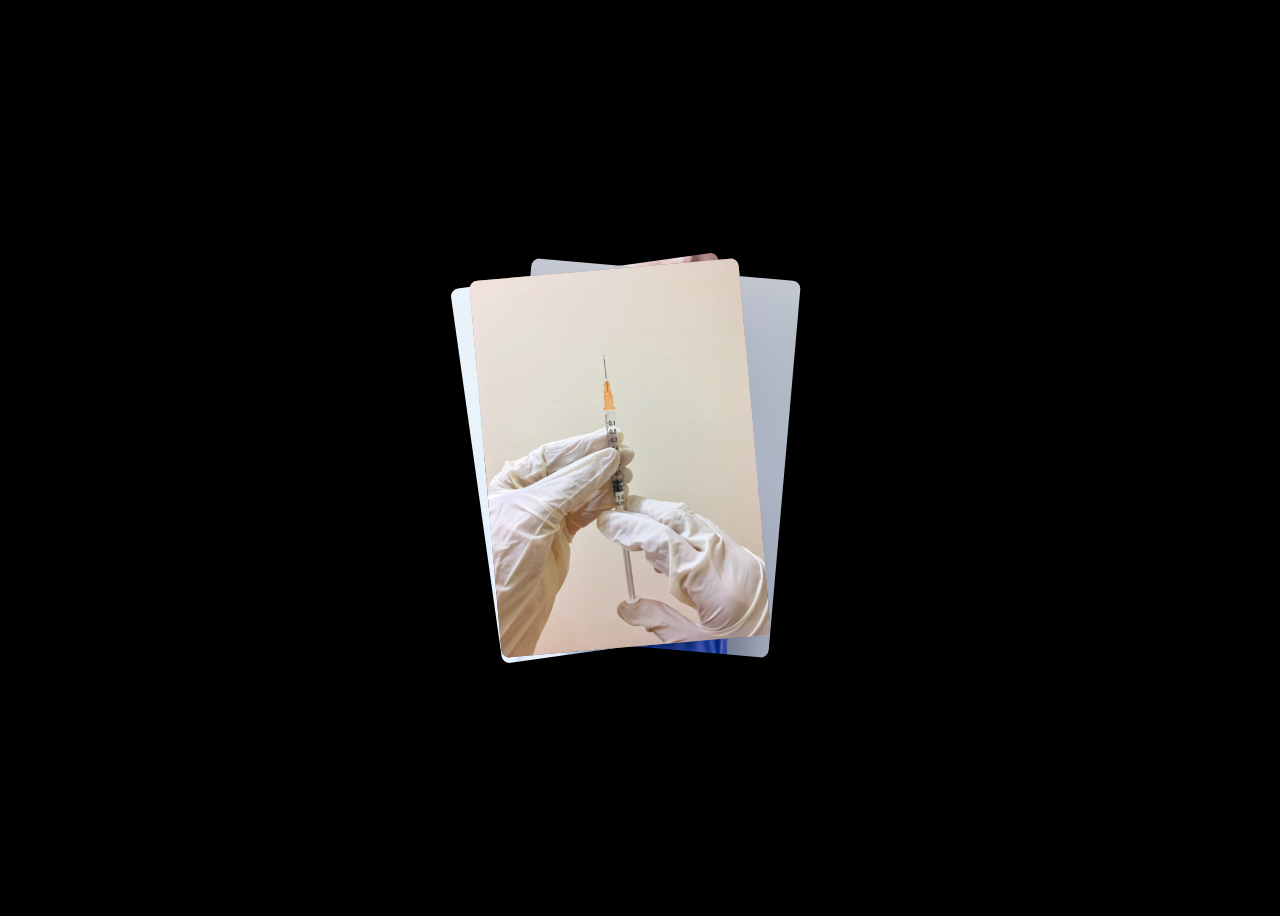
<file: Animated card deck/index.html>
<!DOCTYPE html>
<html lang="en">
<head>
    <meta charset="UTF-8">
    <meta http-equiv="X-UA-Compatible" content="IE=edge">
    <meta name="viewport" content="width=device-width, initial-scale=1.0">
    <link rel="stylesheet" href="style.css">
    <title>Animated Card Deck</title>
</head>
<body>

    <div class="card-group">
        <div class="lil-card card"></div>
        <div class="big-card card"></div>
        <div class="lil-card card"></div>
        <div class="big-card card"></div>
        <div class="lil-card card"></div>
        <div class="big-card card"></div>
        <div class="lil-card card"></div>
        <div class="big-card card"></div>
    </div>


</body>
</html>
</file>
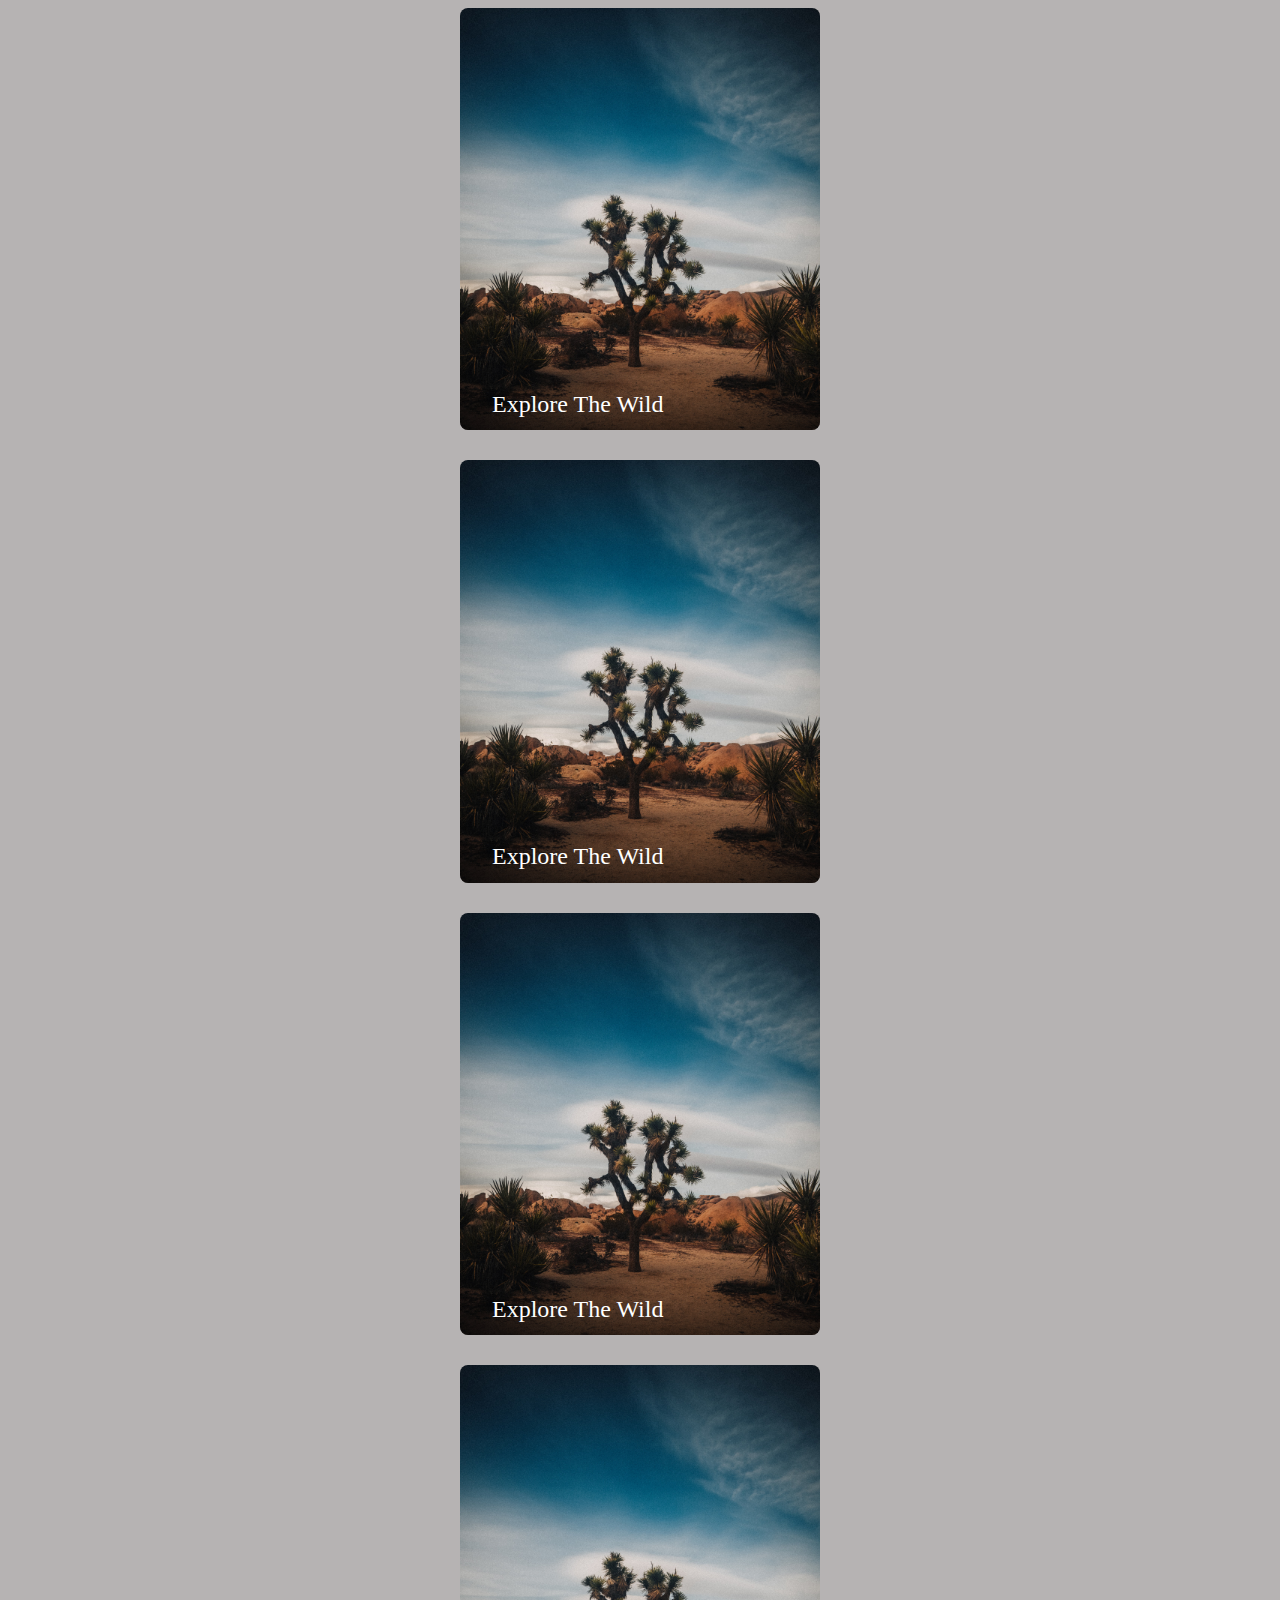
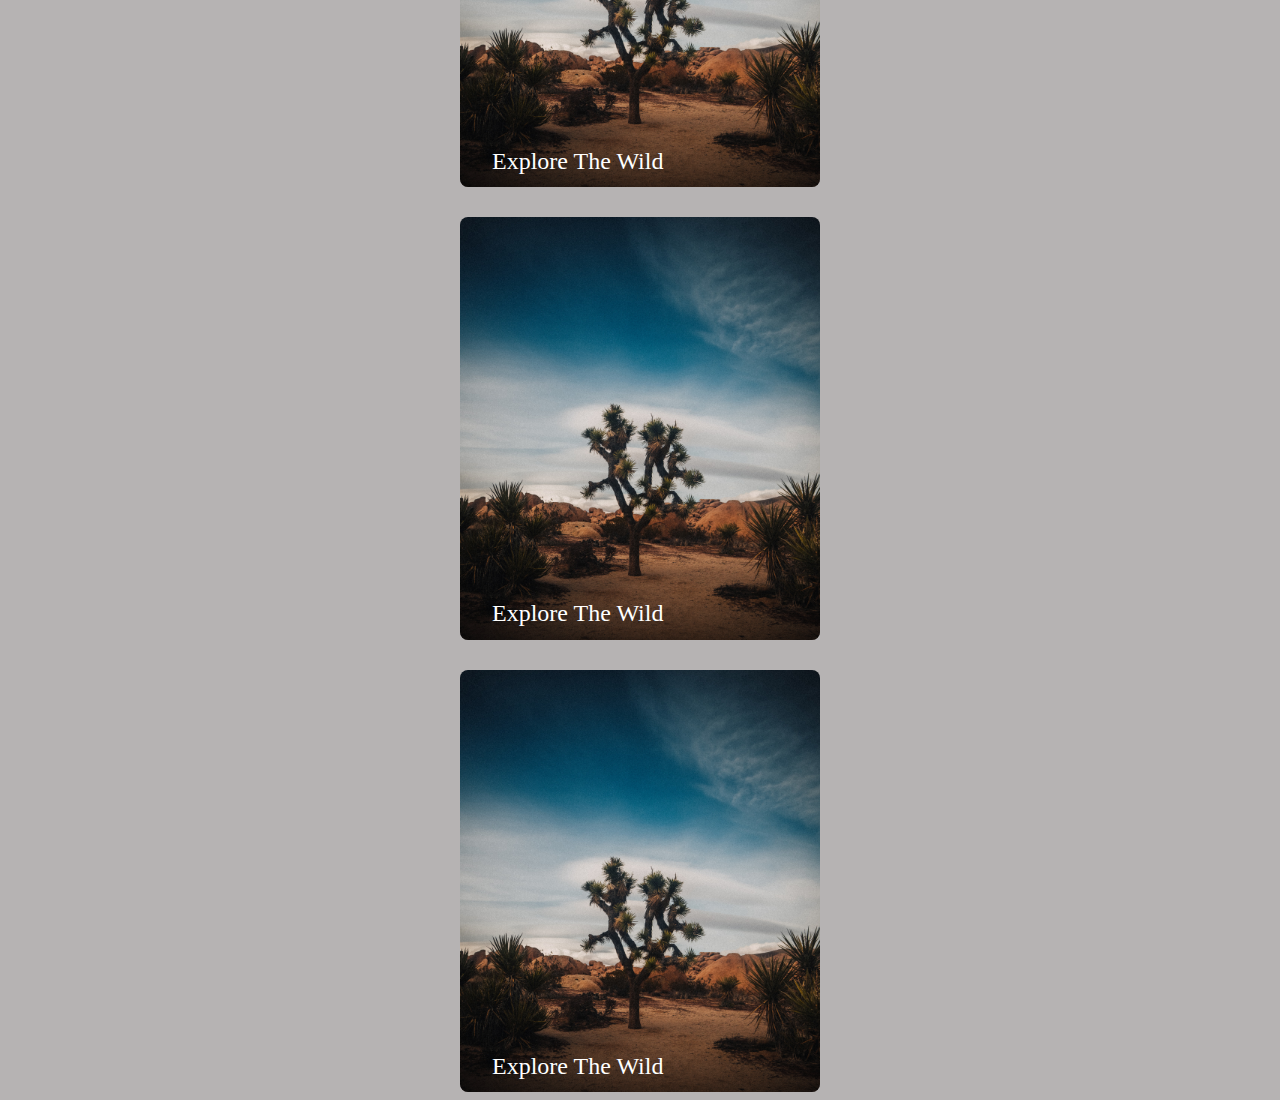
<file: Animated Card Grid/index.html>
<!DOCTYPE html>
<html lang="en">
<head>
    <meta charset="UTF-8">
    <meta http-equiv="X-UA-Compatible" content="IE=edge">
    <meta name="viewport" content="width=device-width, initial-scale=1.0">
    <title>Card with Animated Cover</title>

    <link rel="stylesheet" href="style.css">
</head>
<body>
    
    <div class="card-grid">

        <div class="card">
            <div class="card-content">
                <div class="card-title">
                    Explore The Wild
                </div>
                <div class="card-body">
                    Lorem ipsum dolor, sit amet consectetur adipisicing elit. Necessitatibus vero possimus sed blanditiis minus sapiente laborum explicabo temporibus repellendus.
                </div>
                <a class="button" href="#">Learn more</a>
                
            </div>
        </div>

        <div class="card">
            <div class="card-content">
                <div class="card-title">
                    Explore The Wild
                </div>
                <div class="card-body">
                    Lorem ipsum dolor, sit amet consectetur adipisicing elit. Necessitatibus vero possimus sed blanditiis minus sapiente laborum explicabo temporibus repellendus.
                </div>
                <a class="button" href="#">Learn more</a>
                
            </div>
        </div>

        <div class="card">
            <div class="card-content">
                <div class="card-title">
                    Explore The Wild
                </div>
                <div class="card-body">
                    Lorem ipsum dolor, sit amet consectetur adipisicing elit. Necessitatibus vero possimus sed blanditiis minus sapiente laborum explicabo temporibus repellendus.
                </div>
                <a class="button" href="#">Learn more</a>
                
            </div>
        </div>

        <div class="card">
            <div class="card-content">
                <div class="card-title">
                    Explore The Wild
                </div>
                <div class="card-body">
                    Lorem ipsum dolor, sit amet consectetur adipisicing elit. Necessitatibus vero possimus sed blanditiis minus sapiente laborum explicabo temporibus repellendus.
                </div>
                <a class="button" href="#">Learn more</a>
                
            </div>
        </div>

        <div class="card">
            <div class="card-content">
                <div class="card-title">
                    Explore The Wild
                </div>
                <div class="card-body">
                    Lorem ipsum dolor, sit amet consectetur adipisicing elit. Necessitatibus vero possimus sed blanditiis minus sapiente laborum explicabo temporibus repellendus.
                </div>
                <a class="button" href="#">Learn more</a>
                
            </div>
        </div>

        <div class="card">
            <div class="card-content">
                <div class="card-title">
                    Explore The Wild
                </div>
                <div class="card-body">
                    Lorem ipsum dolor, sit amet consectetur adipisicing elit. Necessitatibus vero possimus sed blanditiis minus sapiente laborum explicabo temporibus repellendus.
                </div>
                <a class="button" href="#">Learn more</a>
                
            </div>
        </div>
    </div>

</body>
</html>
</file>
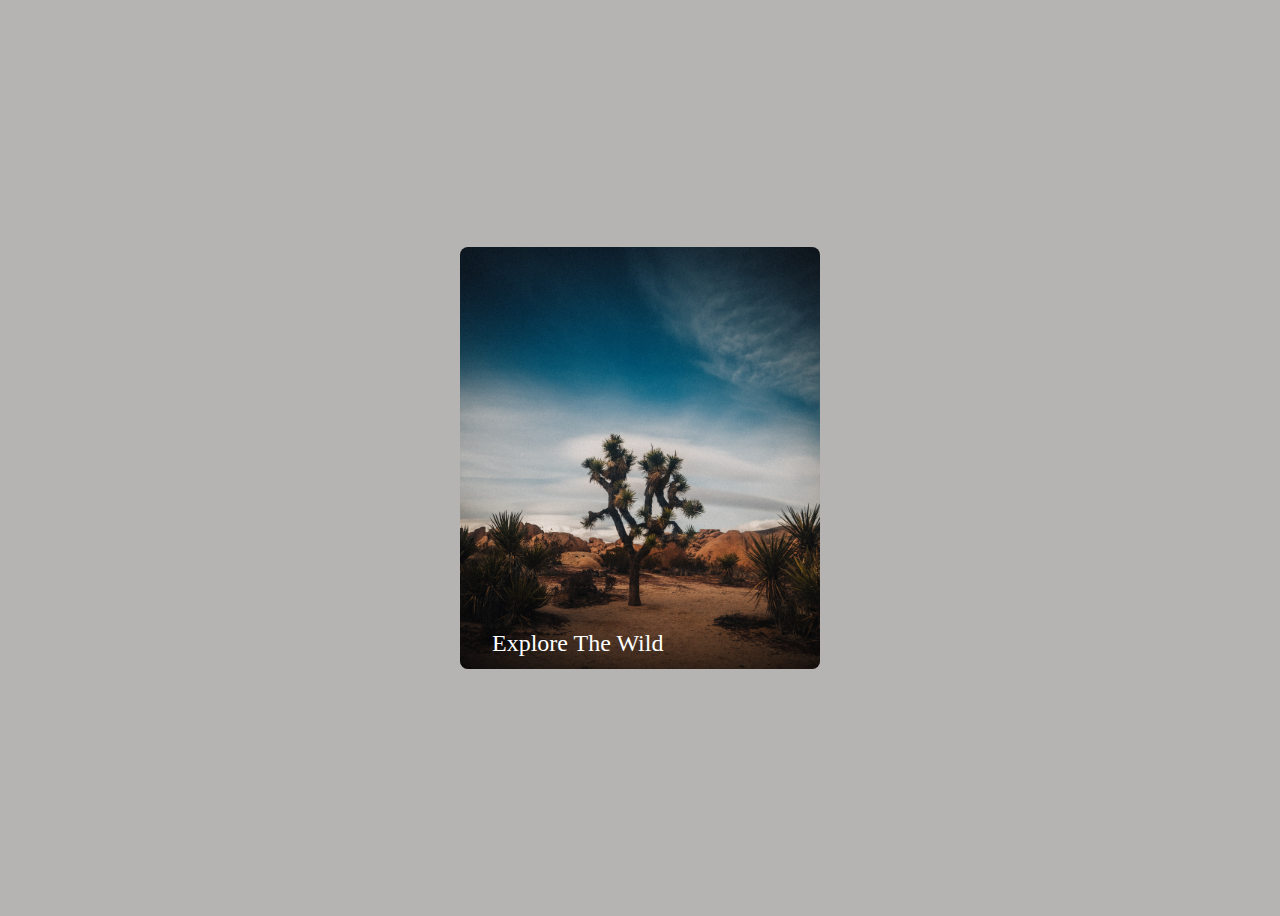
<file: Animated Hover Card/index.html>
<!DOCTYPE html>
<html lang="en">
<head>
    <meta charset="UTF-8">
    <meta http-equiv="X-UA-Compatible" content="IE=edge">
    <meta name="viewport" content="width=device-width, initial-scale=1.0">
    <title>Card with Animated Cover</title>

    <link rel="stylesheet" href="style.css">
</head>
<body>
    
    <div class="card">
        <div class="card-content">
            <div class="card-title">
                Explore The Wild
            </div>
            <div class="card-body">
                Lorem ipsum dolor, sit amet consectetur adipisicing elit. Necessitatibus vero possimus sed blanditiis minus sapiente laborum explicabo temporibus repellendus.
            </div>
            <a class="button" href="#">Learn more</a>
            
        </div>
    </div>

</body>
</html>
</file>
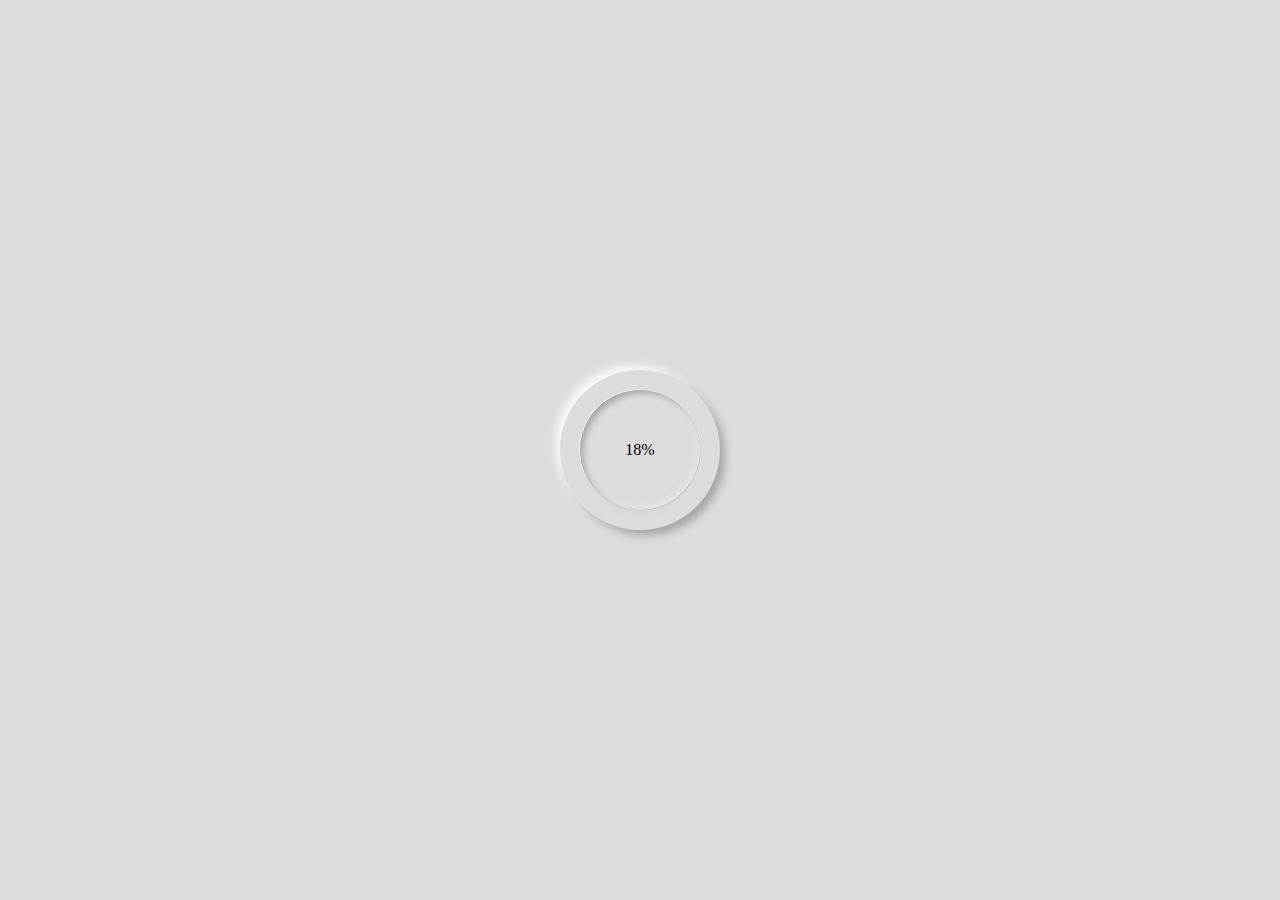
<file: Circular Progress bar/index.html>
<!DOCTYPE html>
<html lang="en">
<head>
    <meta charset="UTF-8">
    <meta http-equiv="X-UA-Compatible" content="IE=edge">
    <meta name="viewport" content="width=device-width, initial-scale=1.0">
    <title>Circular Progress Bar</title>
    <link rel="stylesheet" href="style.css">
</head>
<body>
    
    <div class="progress-container">
        <div class="outer">
            <div class="inner">
                <div id="number">
                    
                </div>
            </div>
        </div>
        <svg class="progress-bar"xmlns="http://www.w3.org/2000/svg" version="1.1" width="160px" height="160px">
            <defs>
               <linearGradient id="GradientColor">
                  <stop offset="0%" stop-color="#e91e63" />
                  <stop offset="100%" stop-color="#673ab7" />
               </linearGradient>
            </defs>
            <circle cx="80" cy="80" r="70" stroke-linecap="round" />
        </svg>
    </div>   

       
    

    <script src="index.js"></script>
</body>
</html>
</file>
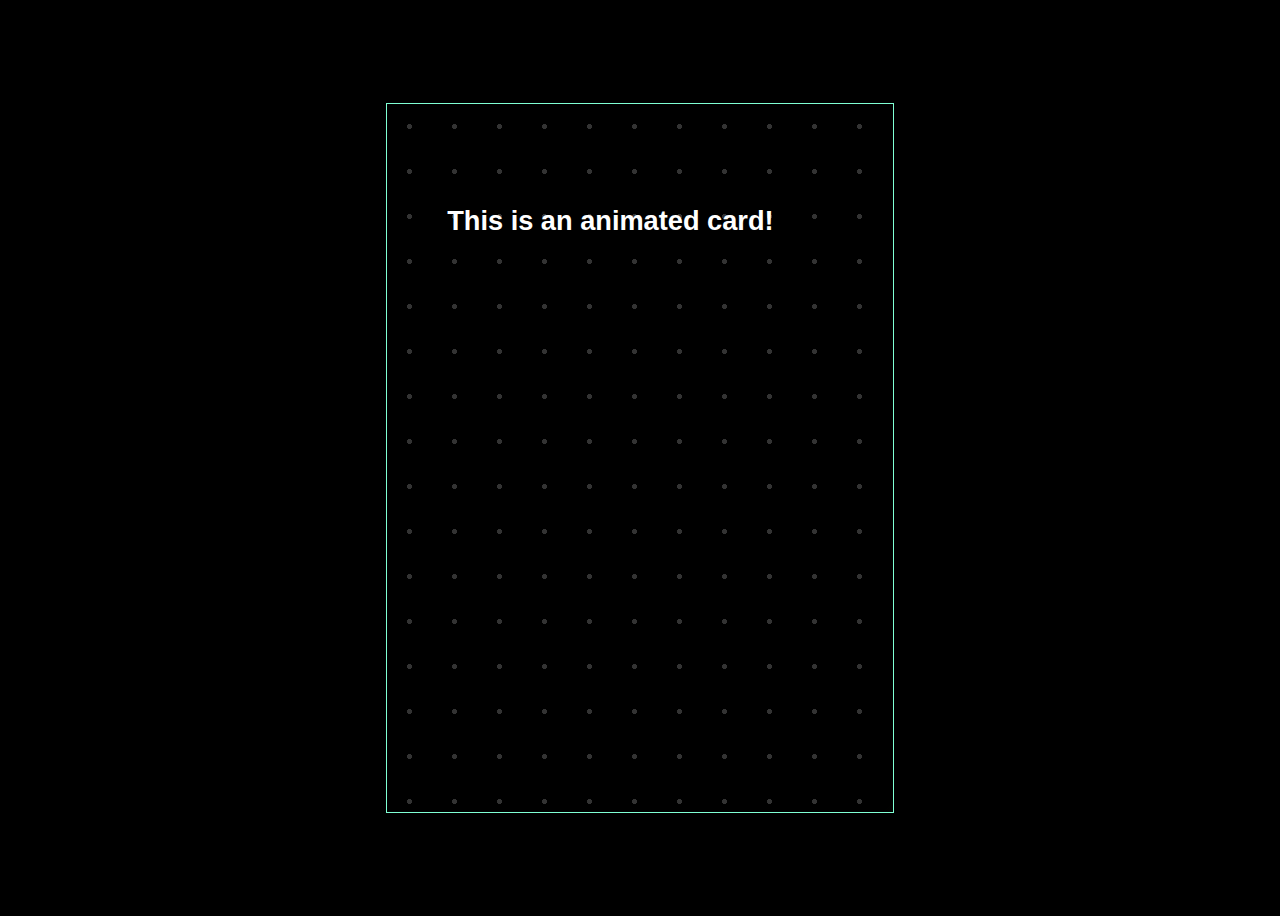
<file: Gradient Card/index.html>
<!DOCTYPE html>
<html lang="en">
<head>
    <meta charset="UTF-8">
    <meta http-equiv="X-UA-Compatible" content="IE=edge">
    <meta name="viewport" content="width=device-width, initial-scale=1.0">
    <title>Gradient Card</title>
    <link rel="stylesheet" href="style.css">
</head>
<body>
    <div class="card">
        <div class="card-content">
            <h1 class="card-title">This is an animated card!</h1>
            <h2 class="card-subtitle">Lorem ipsum dolor sit, amet consectetur. </h2>
            
        </div>
    </div>
</body>
</html>
</file>
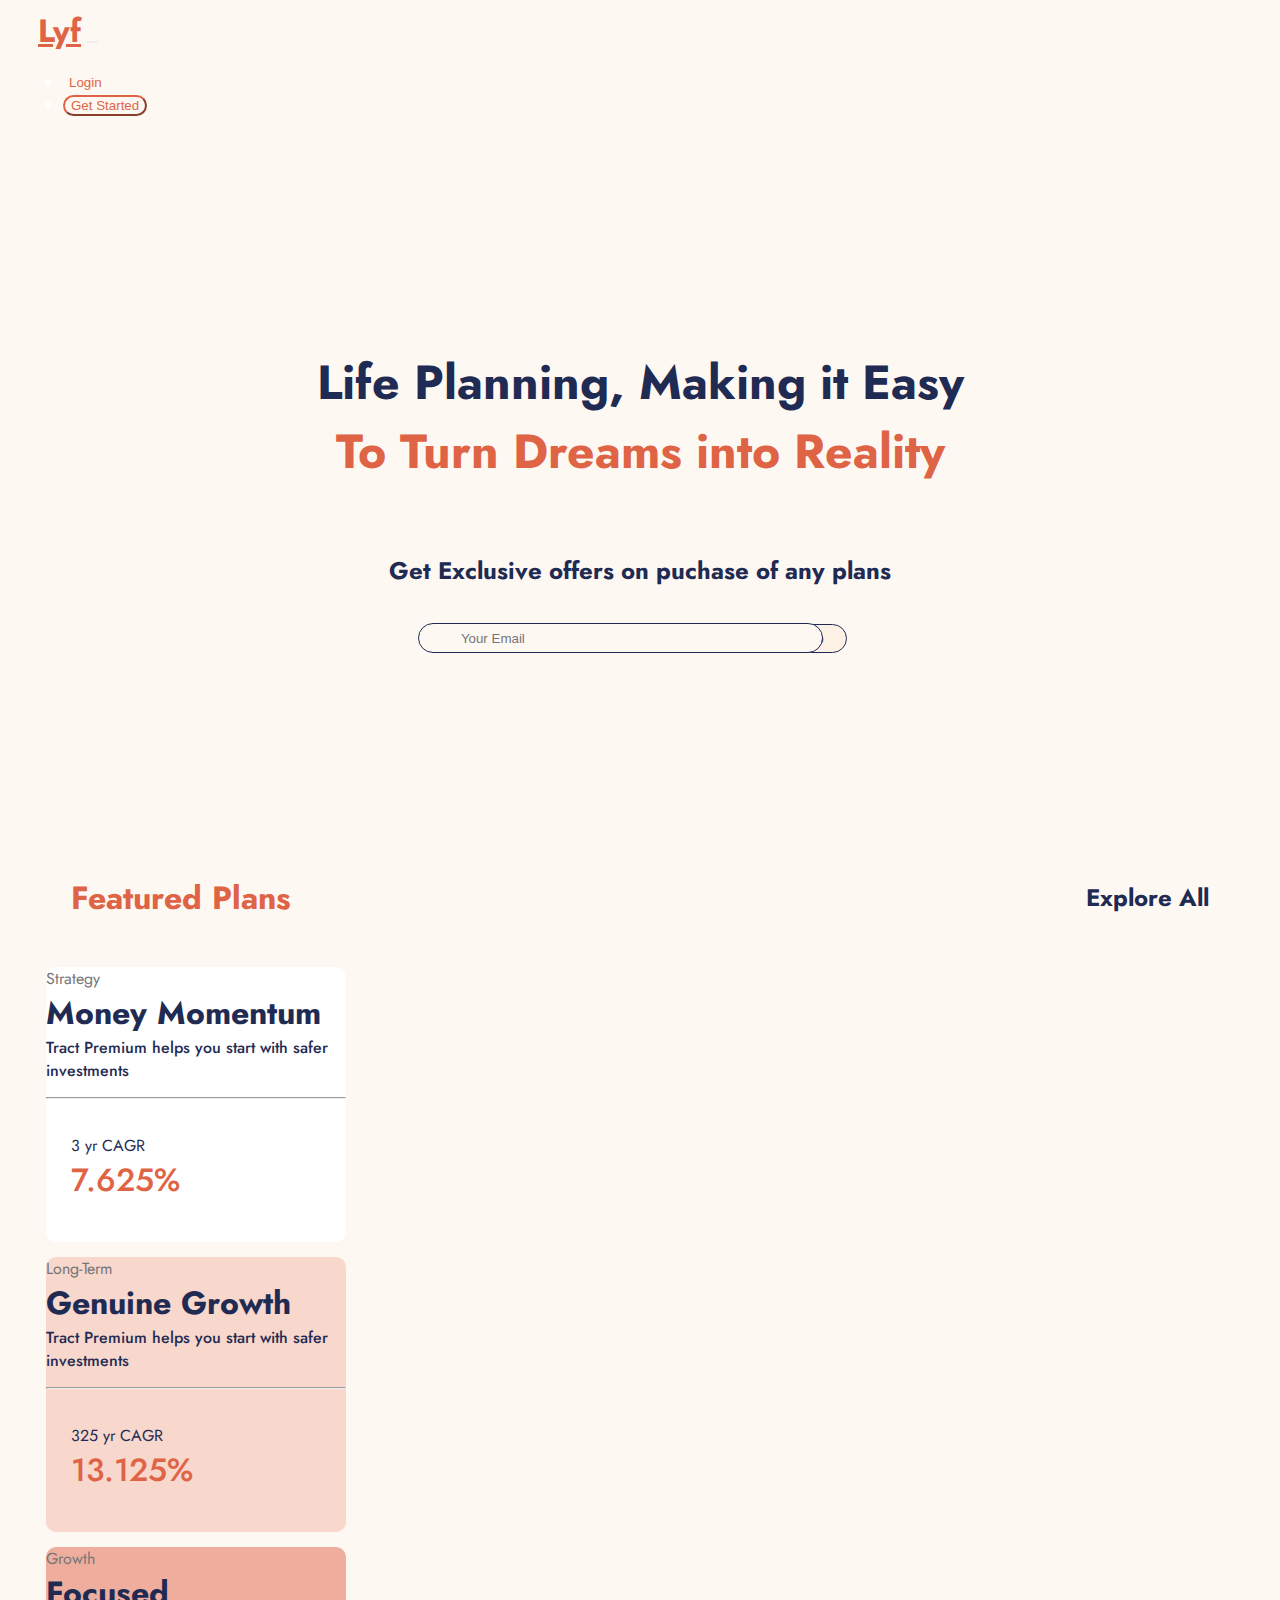
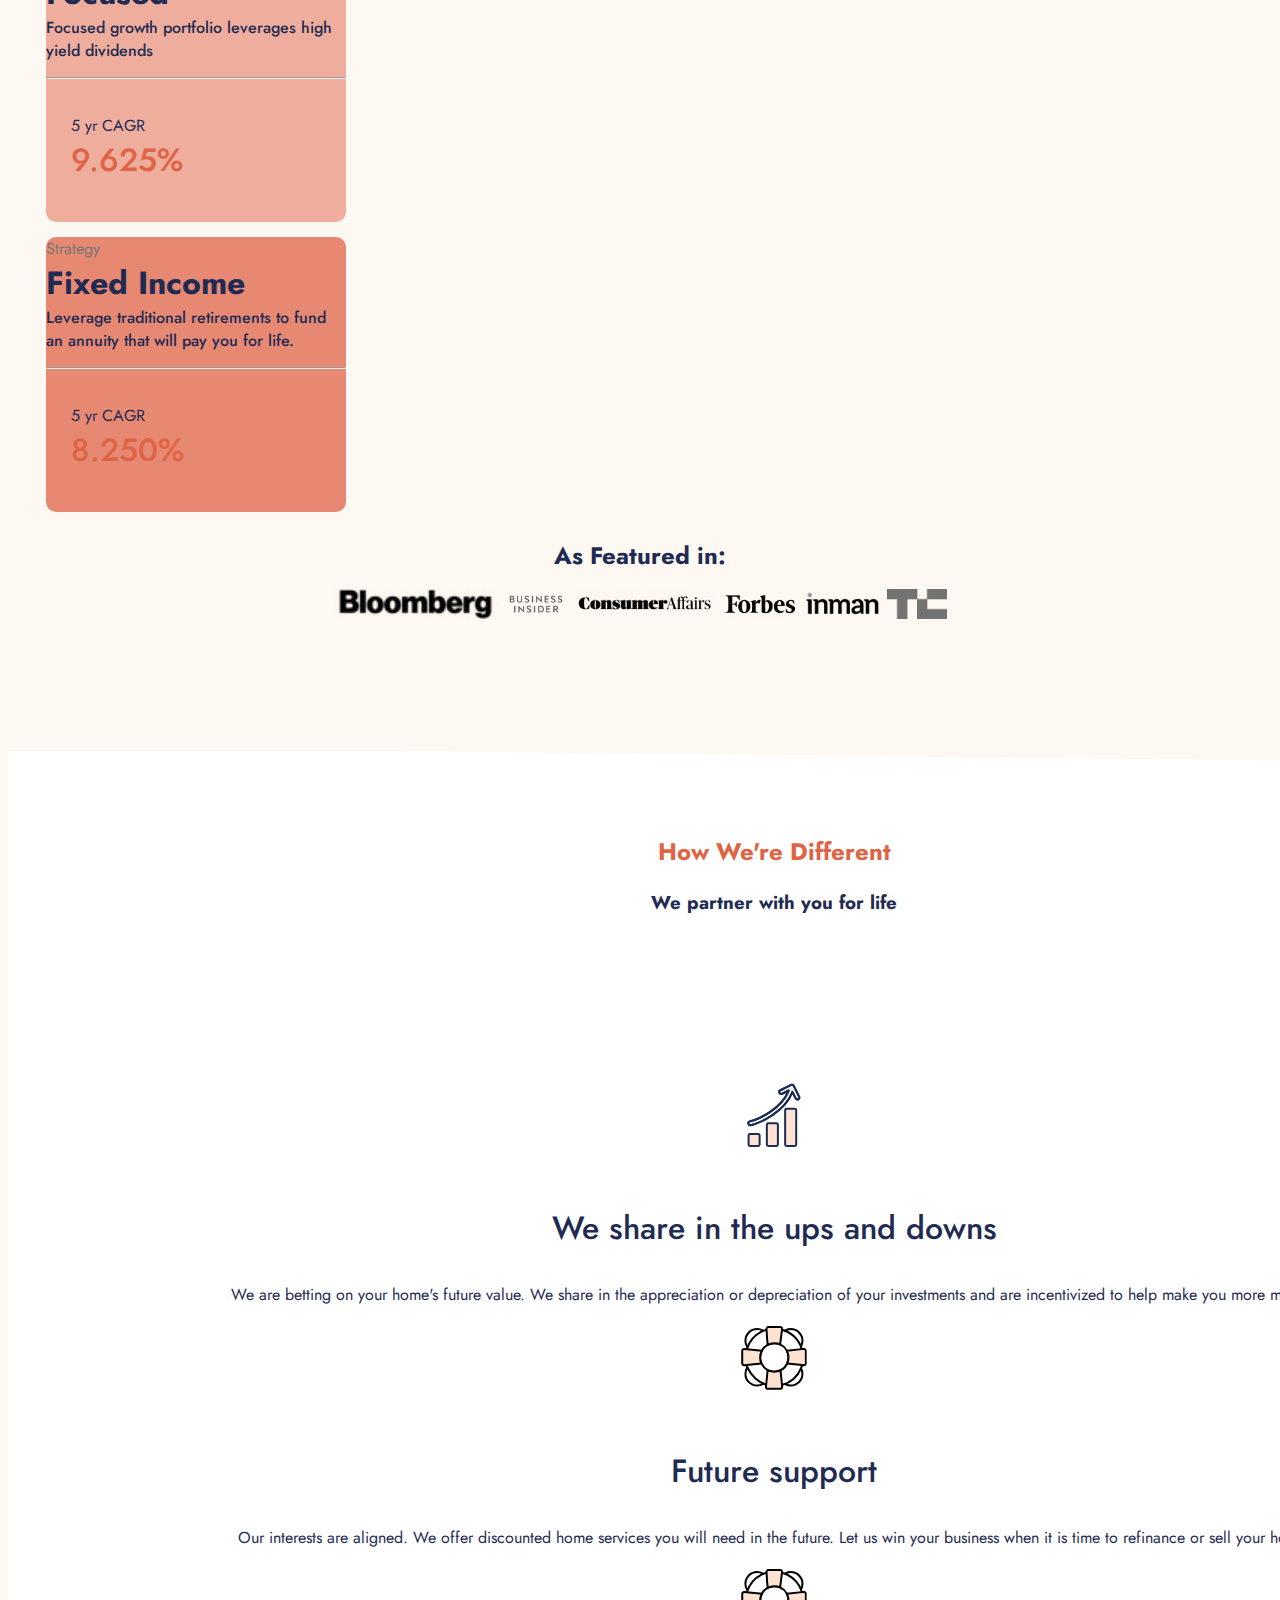
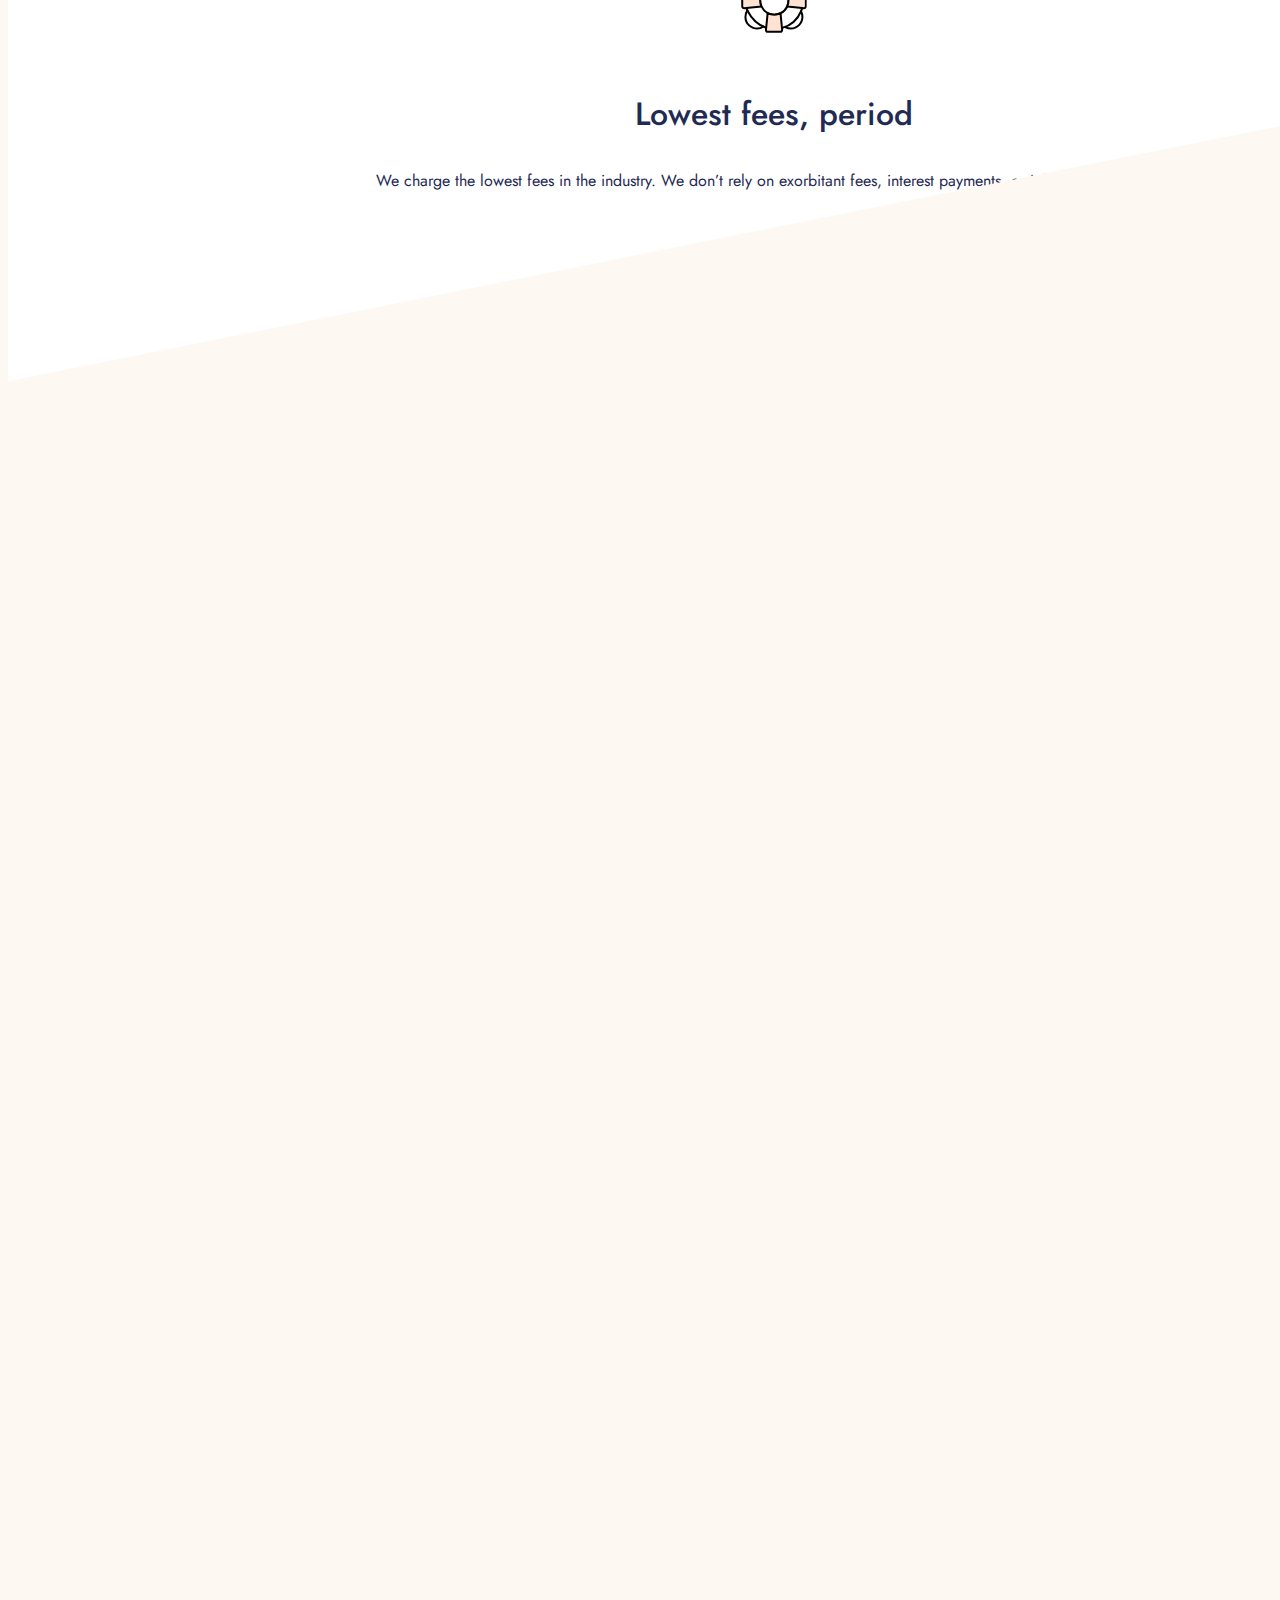
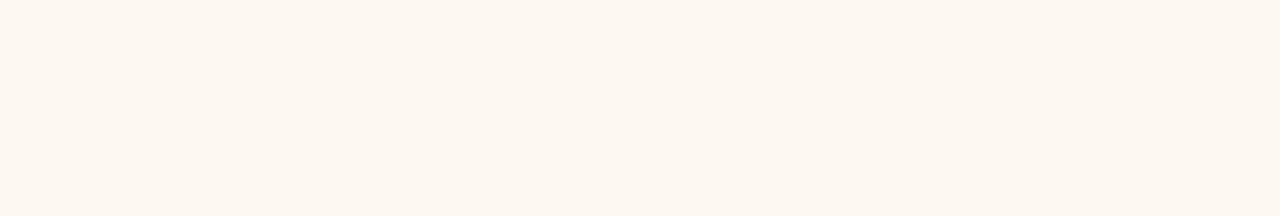
<file: LyfSite/index.html>
<!DOCTYPE html>
<html lang="en">
<head>
    <meta charset="UTF-8">
    <meta http-equiv="X-UA-Compatible" content="IE=edge">
    <meta name="viewport" content="width=device-width, initial-scale=1.0">

    <!-- Google Fonts -->
    <link rel="preconnect" href="https://fonts.googleapis.com">
    <link rel="preconnect" href="https://fonts.gstatic.com" crossorigin>
    <link href="https://fonts.googleapis.com/css2?family=Jost:wght@300;400;500;600;700;900&family=Roboto:wght@400;500;700;900&display=swap" rel="stylesheet">
    <!-- fontAwesome -->
    <link rel="stylesheet" href="https://use.fontawesome.com/releases/v5.15.4/css/all.css" integrity="sha384-DyZ88mC6Up2uqS4h/KRgHuoeGwBcD4Ng9SiP4dIRy0EXTlnuz47vAwmeGwVChigm" crossorigin="anonymous"/>
    <!-- Bootstrap -->
    <link href="https://cdn.jsdelivr.net/npm/bootstrap@5.3.0-alpha3/dist/css/bootstrap.min.css" rel="stylesheet" integrity="sha384-KK94CHFLLe+nY2dmCWGMq91rCGa5gtU4mk92HdvYe+M/SXH301p5ILy+dN9+nJOZ" crossorigin="anonymous">
    <script src="https://cdn.jsdelivr.net/npm/bootstrap@5.3.0-alpha3/dist/js/bootstrap.bundle.min.js" integrity="sha384-ENjdO4Dr2bkBIFxQpeoTz1HIcje39Wm4jDKdf19U8gI4ddQ3GYNS7NTKfAdVQSZe" crossorigin="anonymous"></script>

    <!-- Styles -->
    <link rel="stylesheet" href="styles.css">
    <title>Lyf Insurance</title>
</head>
<body>
    
    <!-- Navbar -->
    <section class="navbar-section">
        <div class="navbar navbar-expand-lg">
            <a href="#" class="navbar-brand">Lyf</a>
            <button class="navbar-toggler" type="button" data-bs-toggle="collapse" data-bs-target="#navbarSupportedContent" aria-controls="navbarSupportedContent" aria-expanded="false" aria-label="Toggle navigation">
                <i class="toggler fas fa-bars"></i>
            </button>
            <div class="collapse navbar-collapse justify-content-end text-align-right m-2" id="navbarSupportedContent">
                <ul class="navbar-nav">
                    <li class="nav-item">
                        <button class="btn btn-outline-dark login">Login</button>
                    </li>
                    <li class="nav-item">
                        <button class="btn btn-dark get-started">Get Started</button>
                    </li>
                </ul>
            </div>
        </div>
    </section>
    <!-- Title Section  -->
    <section class="title-section">
        <h1 class="headline">
            <span class="top-heading">Life Planning, Making it Easy</span> To Turn Dreams into Reality
        </h1>
        <h2 class="title-cta">
            Get Exclusive offers on puchase of any plans
        </h2>

        <div class="email-signup">
            <div class="input">
                <div class="input-wrapper">
                    <input class="email-input" type="text" placeholder="Your Email">
                    <i class="far fa-paper-plane input-img" style="color: #df6446;"></i>
                </div>
                <button class="sign-up-btn get-started">
                    Sign Up
                </button>
            </div>
            
        </div>


    </section>
<!-- Featured Plans Section -->
    <section class="featured">
        <div class="featured-header">
            <h1 class="featured-headline">Featured Plans</h1>
            <a href="#" class="featured-cta">Explore All</a>
        </div>
        <div class="plans row g-3">
            <div class="plan col-lg-2 col-md-2 m-2">
                <div class="plan-header">
                    <div class="tag">Strategy</div>
                    <div class="plan-headline">Money Momentum</div>
                    <div class="plan-summary">Tract Premium helps you start with safer investments</div>
                </div>
                    <hr>
                <div class="plan-footer">
                    <div class="plan-footer-left">
                        <div class="plan-period">3 yr CAGR</div>
                        <div class="plan-interest">7.625%</div>
                    </div>
                    <a href="#"><i class="plan-button fas fa-arrow-right"></i></a>
                </div>
            </div>

            <div class="plan col-lg-2 col-md-2 m-2" id="plan-two">
                <div class="plan-header">
                    <div class="tag">Long-Term</div>
                    <div class="plan-headline">Genuine Growth</div>
                    <div class="plan-summary">Tract Premium helps you start with safer investments</div>
                </div>
                    <hr>
                <div class="plan-footer">
                    <div class="plan-footer-left">
                        <div class="plan-period">325 yr CAGR</div>
                        <div class="plan-interest">13.125%</div>
                    </div>
                    <a href="#"><i class="plan-button fas fa-arrow-right"></i></a>
                </div>
            </div>

            <div class="plan col-lg-2 col-md-2 m-2" id="plan-three">
                <div class="plan-header">
                    <div class="tag">Growth</div>
                    <div class="plan-headline">Focused</div>
                    <div class="plan-summary">Focused growth portfolio leverages high yield dividends</div>
                </div>
                    <hr>
                <div class="plan-footer">
                    <div class="plan-footer-left">
                        <div class="plan-period">5 yr CAGR</div>
                        <div class="plan-interest">9.625%</div>
                    </div>
                    <a href="#"><i class="plan-button fas fa-arrow-right"></i></a>
                </div>
            </div>

            <div class="plan col-lg-2 col-md-2 m-2" id="plan-four">
                <div class="plan-header">
                    <div class="tag">Strategy</div>
                    <div class="plan-headline">Fixed Income</div>
                    <div class="plan-summary">Leverage traditional retirements to fund an annuity that will pay you for life.</div>
                </div>
                    <hr>
                <div class="plan-footer">
                    <div class="plan-footer-left">
                        <div class="plan-period">5 yr CAGR</div>
                        <div class="plan-interest">8.250%</div>
                    </div>
                    <a href="#"><i class="plan-button fas fa-arrow-right"></i></a>
                </div>
            </div>
        </div>
    </section>

    <section class="row about-us">
        <h1 class="about-headline">As Featured in:</h1>
        <div class="col-lg-12 about-featured">
            <img src="images/bloomberg.png" alt="" class="">
            <img src="images/business-insider.png" alt="" class="">
            <img src="images/consumer-affairs.png" alt="" class="">
            <img src="images/forbes.png" alt="" class="">
            <img src="images/inman.png" alt="" class="">
            <img src="images/techcrunch.png" alt="" class="">
        </div>
    </section>

<!-- What we do Section-->

    <section class="what-we-do">
        <div class="what-heading">
            <h2 class="what-header">How We're Different</h2>
            <h3 class="what-body">We partner with you for life</h3>
        </div>

        <div class="what row">
            <div class="col-lg-4 m-auto">
                <div class="what-image">
                    <img src="images/charts_1.svg" alt="">
                    <p class="image-caption">We share in the ups and downs</p>
                </div>
                <div class="what-explanation">
                    We are betting on your home's future value. We share in the appreciation or depreciation of your investments and are incentivized to help make you more money.
                </div>
            </div>

            <div class="col-lg-4">
                <div class="what-image">
                    <img src="images/help.svg" alt="">
                    <p class="image-caption">Future support</p>
                </div>
                <div class="what-explanation">
                    Our interests are aligned. We offer discounted home services you will need in the future. Let us win your business when it is time to refinance or sell your home.
                </div>
            </div>

            <div class="reasons col-lg-4">
                <div class="what-image">
                    <img src="images/help.svg" alt="">
                    <p class="image-caption">Lowest fees, period</p>
                </div>
                <div class="what-explanation">
                    We charge the lowest fees in the industry. We don’t rely on exorbitant fees, interest payments, or inflexible timeframes.
                </div>
            </div>


        </div>
    </section>
</body>
</html>
</file>
<file: Animated card deck/style.css>
body {
    background-color: #000;
    height: 100vh;
    display: grid;
    place-items: center;


}

.card-group,
.card {
    aspect-ratio: 5/7;
    
}

.card-group,
.big-card {
    width: 30vmin;
}

.card-group {
    position: absolute;
}

.card { 
    position: absolute;
    background-position: center;
    background-size: cover;
    transition: transform 800ms cubic-bezier(.05,.43,.25,.95);
}

.big-card {
    border-radius: .5em;
}

.lil-card {
    width: 12vmin;
    border-radius: 2vmin;
    left: 50%;
    top: 50%;
    transform: translate(-50%, -50%);
    box-shadow: -1vmin 1vmin 2vmin rgba(0, 0, 0, 0.25);
}


.big-card:nth-child(2) {
    background-image: url(./images/1.jpg);
    transform: translateX(-30px) rotate(-8deg);
}

.big-card:nth-child(4) {
    background-image: url(./images/2.jpg);
    transform: translateX(10px) rotate(5deg);
}

.big-card:nth-child(6) {
    background-image: url(./images/3.jpg);
    transform: translateX(-20px) rotate(-5deg);
}

.big-card:nth-child(8) {
    background-image: url(./images/4.jpg);
    transform: translateX(-20px) rotate(-5deg);
}

.lil-card:nth-child(1) {
    background-image: url(./images/5.jpg);
}

.lil-card:nth-child(3) {
    background-image: url(./images/6.jpg);
}

.lil-card:nth-child(5) {
    background-image: url(./images/7.jpg);
}

.lil-card:nth-child(7) {
    background-image: url(./images/8.jpg);
}

.card-group:hover .big-card:nth-child(2) {
    transform: translate(-80%, 5%) rotate(-18deg);
}

.card-group:hover .big-card:nth-child(4) {
    transform: translate(-20%, -5%) rotate(-4deg);
    
}

.card-group:hover .big-card:nth-child(6) {
    transform: translate(38%, -4%) rotate(8deg);
}

.card-group:hover .big-card:nth-child(8) {
    transform: translate(80%, 5%) rotate(18deg);
}

.card-group:hover .lil-card:nth-child(1) {
    transform: translate(-310%, 150%) rotate(18deg);
}

.card-group:hover .lil-card:nth-child(3) {
    transform: translate(180%, 150%) rotate(-25deg);
}

.card-group:hover .lil-card:nth-child(5) {
    transform: translate(230%, -200%) rotate(-18deg);
}

.card-group:hover .lil-card:nth-child(7) {
    transform: translate(-310%, -220%) rotate(18deg);
}
</file>
<file: Animated Card Grid/style.css>
* {
    box-sizing: border-box;
}
body {
    display: grid;
    background-color: rgb(182, 179, 179);
    place-items: center;
    min-height: 100vh;
    line-height: 1.6;
}

a {
    text-decoration: none;
    color: rgb(235, 20, 20);
}

.card-grid {
    display: grid;
    grid-template-columns: repeat(auto-fill, minmax(45ch, 1fr));
    gap: 30px;
    
}

.card {
    background-image: url(images/hunter-so-9UXhyIpqkX8-unsplash\ \(1\).jpg);
    background-size: cover;
    color: white;
    max-width: 45ch;
    padding: 10rem 0 0;
    border-radius: 8px;
    overflow: hidden;
    transition: transform 500ms ease;
}

.card:hover {
    transform: scale(1.1);
}


.card-content {
    --padding: 2em;
    padding: var(--padding);
    text-align: left;
    background: linear-gradient(hsl(0 0% 0% / 0),
     hsl(0 0% 0% / .8), hsl(0 0% 0% / 1));
     transform: translateY(185px);
     transition: transform 500ms ease;
     transition-delay: 500ms;
}

.card:hover .card-content {
    transform: translateX(0);
}
.card-title {
    position: relative;
    font-size: 1.5rem;
    width: max-content;

}

.card-title::after {
    content: "";
    position: absolute;
    height: 4px;
    width: calc(100% + var(--padding));
    background-color: deepskyblue;
    bottom: 0;
    left: calc(var(--padding) * -1);
    transform: scaleX(0);
    transition: transform 500ms ease;
    transform-origin: left;

}

.card:hover .card-title::after {
    transform: scaleX(1);
}

.card-body {
    padding: .5em;

}

.button {
    cursor: pointer;
    display: inline-block;
    color: black;
    background-color: deepskyblue;
    padding: .5em 1.25em;
    border-radius: .25em;
}

.button:hover, .button:focus {
    background-color: white;
}
</file>
<file: Animated Hover Card/style.css>
* {
    box-sizing: border-box;
}
body {
    display: grid;
    background-color: rgb(182, 179, 179);
    place-items: center;
    min-height: 100vh;
    line-height: 1.6;
}

a {
    text-decoration: none;
    color: rgb(235, 20, 20);
}

.card {
    background-image: url(images/hunter-so-9UXhyIpqkX8-unsplash\ \(1\).jpg);
    background-size: cover;
    color: white;
    max-width: 45ch;
    padding: 10rem 0 0;
    border-radius: 8px;
    overflow: hidden;
    transition: transform 500ms ease;
}

.card:hover {
    transform: scale(1.1);
}


.card-content {
    --padding: 2em;
    padding: var(--padding);
    text-align: left;
    background: linear-gradient(hsl(0 0% 0% / 0),
     hsl(0 0% 0% / .8), hsl(0 0% 0% / 1));
     transform: translateY(185px);
     transition: transform 500ms ease;
     transition-delay: 500ms;
}

.card:hover .card-content {
    transform: translateX(0);
}
.card-title {
    position: relative;
    font-size: 1.5rem;
    width: max-content;

}

.card-title::after {
    content: "";
    position: absolute;
    height: 4px;
    width: calc(100% + var(--padding));
    background-color: deepskyblue;
    bottom: 0;
    left: calc(var(--padding) * -1);
    transform: scaleX(0);
    transition: transform 500ms ease;
    transform-origin: left;

}

.card:hover .card-title::after {
    transform: scaleX(1);
}

.card-body {
    padding: .5em;

}

.button {
    cursor: pointer;
    display: inline-block;
    color: black;
    background-color: deepskyblue;
    padding: .5em 1.25em;
    border-radius: .25em;
}

.button:hover, .button:focus {
    background-color: white;
}
</file>
<file: Circular Progress bar/style.css>
* {
    box-sizing: border-box;
    margin: 0;
    padding: 0;
}


body {
    background-color: rgb(220, 220, 220);
    height: 100vh;
    display: flex;
    align-items: center;
    justify-content: center;

}

.progress-container {
    height: 160px;
    width: 160px;
    position: relative;
}

.outer {
    padding: 20px;
    height: 160px;
    width: 160px;
    border-radius: 50%;
    box-shadow: 6px 6px 8px -1px rgba(0, 0, 0, 0.25),
    -6px -6px 8px -1px rgba(255, 255, 255, 0.8);
}

.inner {
    margin: 0;
    height: 120px;
    width: 120px;
    border-radius: 50%;
    display: flex;
    align-items: center;
    justify-content: center;
    box-shadow: inset 4px 4px 6px -1px rgba(0, 0, 0, 0.25),
    inset -4px -4px 6px -1px rgba(255, 255, 255, 0.25),
    -0.5px -0.5px 0 rgb(255, 255, 255),
    0.5px 0.5px 0 rgba(0, 0, 0, 0.15),
    0 12px 10px -10px rgba(0, 0, 0, 0.05);
}

#number {
    font-weight: 500;

}

circle {
    fill: none;
    stroke: url(#GradientColor);
    stroke-width: 20px;
    stroke-dasharray: 440;
    stroke-dashoffset: 440;
    animation: animate 3s linear forwards;
}

@keyframes animate {
    100%{
        stroke-dashoffset: 44;
    }
}

.progress-bar {
    position: absolute;
    top: 0;
    left: 0;
}
</file>
<file: Gradient Card/style.css>
body {
    background-color: #000;
    display: grid;
    place-items: center;
    height: 100vh;
    color: #fff;
    line-height: 1.6;
}

h1, h2 {
    display: inline-block;
    font-family: sans-serif;
    margin-left: 15px;
}

h1 {
    margin-top: 50px;
    font-size: 1.7em;
    
}

h2 {
    font-size: 1.25em;
    
}

.card {
    aspect-ratio: 5/ 7;
    width: 40%;
    border: 1px solid aquamarine;
    position: relative;
}

.card:before {
    background: #1a2a6c;  /* fallback for old browsers */
    background: -webkit-linear-gradient(130deg, transparent 0% 33%,  #fdbb2d 66%, #b21f1f 83%, #1a2a6c 100%);
    background: linear-gradient(130deg, transparent 0% 33%,  #fdbb2d 66%, #b21f1f 83%, #1a2a6c 100%); 
    content: "";
    position: absolute;
    top: 0;
    height: 100%;
    width: 100%;
    background-position: 0% 0%;
    background-size: 300% 300%;
    transition: transform 350ms ease, background-position 350ms ease;
    z-index: 1;
}

.card:hover:before {
    background-position: 100% 100%;
    transform: scale(1.1, 1.05);
}

.card-content {
    background-image: radial-gradient(
        rgba(255, 255, 255, 0.2) 8%, 
        transparent 8%
      );
      background-position: 0% 0%;
      background-size: 5vmin 5vmin;
      height: calc(100% - 10vmin);
      padding: 5vmin;
      position: relative;
      transition: background-position 350ms ease;
      width: calc(100% - 10vmin);
      z-index: 2;
}

.card:hover .card-content {
    background-position: -10% 0;
}

.card-subtitle {
    scale: 0;
    transform-origin: left;
    transition: scale 300ms ease-in-out;
}

.card:hover .card-subtitle {
    scale: 1;


    
}
</file>
<file: LyfSite/styles.css>
body {
    background-color: rgb(254, 248, 243);
    color: white;
    height: 5000px;
    font-family: 'Jost', sans-serif;
}

h1, h2 {
    color: rgb(223, 100, 70);
    font-weight: 700;
}

a {
    color: rgb(31, 43, 83);
    font-size: 1.5rem;
    font-weight: 700;
}

.navbar-secion {
    background-color: rgb(254, 248, 243);
}

.navbar-brand {
    font-weight: 700;
    color: rgb(223, 100, 70);
    font-size: 2rem;
    margin-left: 30px;
}

.navbar-brand:hover {
    color: rgb(223, 100, 70);
}

.nav-item {
    margin-left: 15px;
}

.navbar-toggler {
    margin-right: 15px;
    border: none;
}

.toggler {
    font-size: 2rem;
    color: rgb(223, 100, 70);
}

.get-started {
    margin-right: 15px;

}

.get-started:hover {
    background-color: rgb(223, 100, 70);
    color: rgb(254, 248, 243);
    border-color: rgb(223, 100, 70);
}

.login {
    border: none;
}

.login:hover {
    background-color: rgb(223, 100, 70);
    color: rgb(254, 248, 243);
    border-color: rgb(223, 100, 70);
}

.nav-item button {
    background-color: rgb(254, 248, 243);
    font-weight: 500;
    color: rgb(223, 100, 70);
    border-color: rgb(223, 100, 70);
    border-radius: 20px;
}

/* Title Section */

.title-section {
    display: flex;
    flex-direction: column;
    justify-content: center;
    align-items: center;
    margin: 200px auto;
}

.headline {
    max-width: 650px;
    text-align: center;
    font-size: 3rem;
    font-weight: 700;
}

.top-heading {
    color: rgb(31, 43, 83);
}

.title-cta {
    font-size: 1.5rem;
    color: rgb(31, 43, 83);
    margin: 35px 0 ;
}

.input-wrapper {
    width: 20rem;
    display: inline-block;
    position: relative;
}

.email-input {
    width: 20rem;
    padding: 2% 13%;
    background-color: rgb(254, 248, 243);
    border: 1px solid rgb(31, 43, 83);
    border-radius: 18px;
    color: rgb(31, 43, 83);
    font-weight: 500;

}

.input-img {
    position: absolute;
    left: 15px;
    top: 10px;
    
}

.sign-up-btn {
    
    color: rgb(31, 43, 83);
    border: 1px solid rgb(31,43,83);
    border-radius: 20px;
    background-color: rgb(253, 241, 229);
    padding: 6px 22px;
    margin-left: 10px;
}

.sign-up-btn:hover {
    background-color: rgb(31, 43, 83);
    color: white;
    border-color: rgb(31, 43, 83);
}

/* Featured Section */

.featured-header {
    background-color: rgb(254, 248, 243);
    display: flex;
    align-items: center;
    justify-content: space-between;
    position: sticky;
    top: 0;
}

.featured-headline {
    margin-left: 5%;
}

.featured-cta {
    text-decoration: none;
    margin-right: 5%;

}

.plans {
    margin: 2% 3%;  
}

.plan {
    height: 275px;
    width: 300px;
    border-radius: 10px;
    border: none;
    background-color: rgb(255, 255, 255);
    color: rgb(31, 43, 83);
}

.plan-header {
    margin: 15px 0px 15px 0px;
}

hr {
    color: rgb(223, 100, 70);
}

.tag {
    color: rgb(119, 118, 118);
}

.plan-headline {   
    font-size: 2rem;
    font-weight: 700;
}

.plan-summary {
    font-weight: 500;
}

.plan-footer {
    display: flex;
    justify-content: space-between;
    align-items: end;
    margin: 15px 15px 0 25px;
}

.plan-footer-left {
    margin-top: 20px;
}

.plan-interest {
    color: rgb(223, 100, 70);
    font-size: 2rem;
    font-weight: 500;
}

.plan-button {
    text-align: right;
}

#plan-two {
    background-color: rgb(247, 211, 200,.9);

}

#plan-three {
    background-color: rgb(239, 174, 157);
}

#plan-four {
    background-color: rgb(231, 137, 114);
}

/* About Us Section */

.about-us {
    text-align: center;   
}
.about-us h1 {
    color: rgb(31, 43, 83);
    font-size: 1.5rem;
}

.about-us img{
    height: 30px;
    filter: grayscale(100%);
    -webkit-filter: grayscale(100%);
}

/* What we do section */

.what-we-do {
    overflow: visible;
    margin: 10% 0;
    padding: 5% 10% 15% 10%;
    width: 100svw;
    height: fit-content;
    background-color: white;
    color: rgb(31, 43, 83);
    text-align: center;
    position: relative;
    clip-path: polygon(25% 0%, 100% 1%, 100% 63%, 100% 75%, 0 100%, 0 0);
    z-index: 1;
}

@media screen and (max-width: 990px) {
    .what-we-do {
        padding: 5% 10% 30% 10%;
    }
}

@media screen and (max-width: 686px) {
    .what-we-do {
        clip-path: none;
        padding: 5% 10% 10% 10%;

    }
}

.what-heading {
    padding-bottom: 10%;
}

.what {
    color: rgb(31, 43, 83)  ;
}

.reasons {
    text-align: center;
    vertical-align: middle;
}

.image-caption {
    padding-top: 20px;
    font-size: 2rem;
    font-weight: 500;

}

.what-image {
    margin-top: 20px;
}
.what-explanation {
    vertical-align: top;
}
</file>
